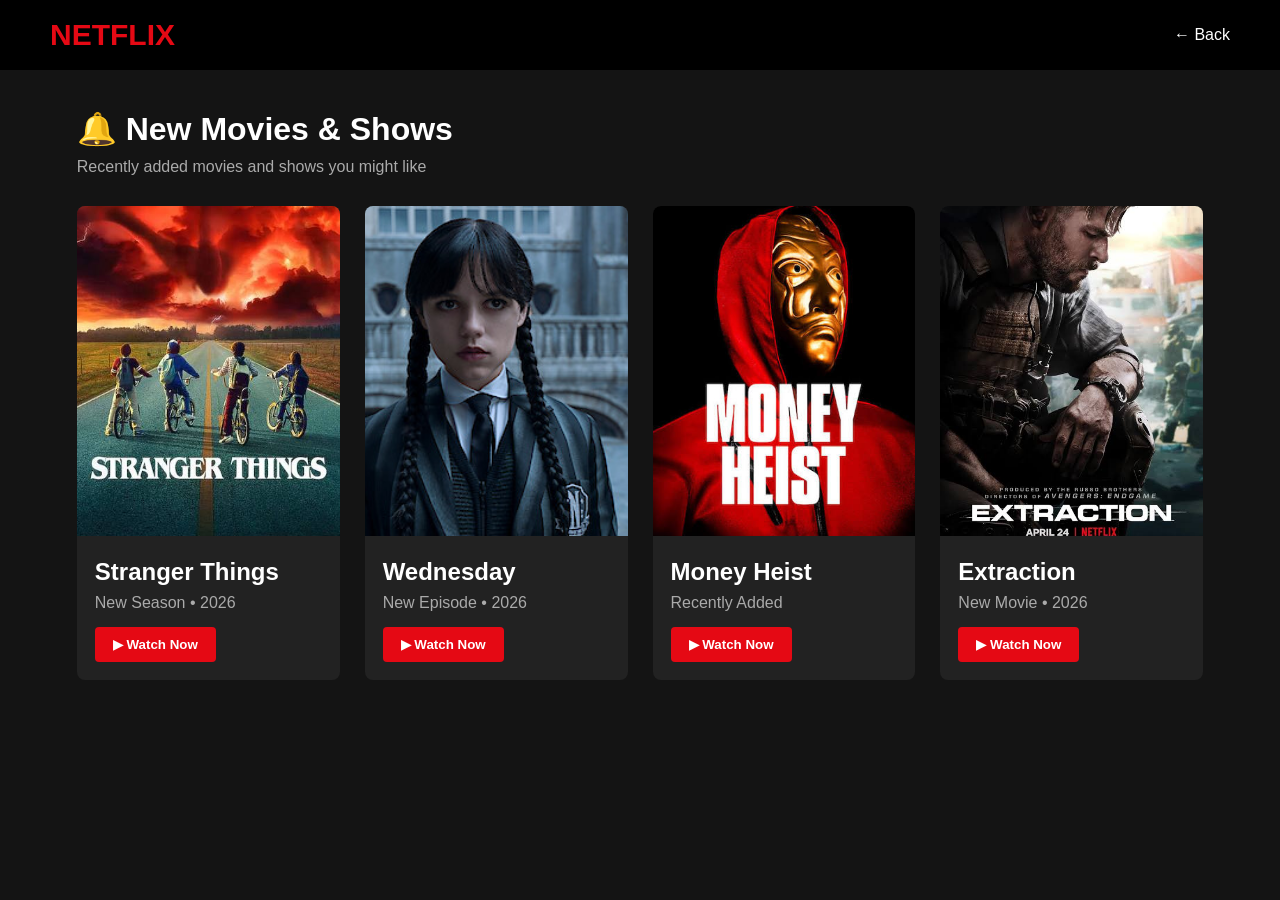
<file: html/notification.html>
<!DOCTYPE html>
<html lang="en">
<head>
    <meta charset="UTF-8">
    <meta name="viewport" content="width=device-width, initial-scale=1.0">
    <title>New Movies - Netflix</title>
    <link rel="stylesheet" href="../CSS/notification.css">
    <link href="https://fonts.googleapis.com/css2?family=Poppins:wght@300;400;500;600;700&display=swap" rel="stylesheet">
</head>

<body>

    <header>
        <div class="logo">
            <a href="home.html" style="text-decoration: none; color: #e50914;">NETFLIX</a>
        </div>

        <a href="home.html" class="back-btn">← Back</a>
    </header>

    <main>
        <h1>🔔 New Movies &amp; Shows</h1>
        <p class="subtitle">Recently added movies and shows you might like</p>

        <div class="movie-container">

            <div class="movie-card">
                <img src="../Images/stranger.jpg" alt="Stranger Things">
                <div class="movie-info">
                    <h2>Stranger Things</h2>
                    <p>New Season • 2026</p>
                    <a href="play.html"><button>▶ Watch Now</button></a>
                </div>
            </div>

            <div class="movie-card">
                <img src="../Images/wed.jpg" alt="Wednesday">
                <div class="movie-info">
                    <h2>Wednesday</h2>
                    <p>New Episode • 2026</p>
                    <a href="play.html"><button>▶ Watch Now</button></a>
                </div>
            </div>

            <div class="movie-card">
                <img src="../Images/money.jpg" alt="Money Heist">
                <div class="movie-info">
                    <h2>Money Heist</h2>
                    <p>Recently Added</p>
                    <a href="play.html"><button>▶ Watch Now</button></a>
                </div>
            </div>

            <div class="movie-card">
                <img src="../Images/extraction.jpg" alt="Extraction">
                <div class="movie-info">
                    <h2>Extraction</h2>
                    <p>New Movie • 2026</p>
                    <a href="play.html"><button>▶ Watch Now</button></a>
                </div>
            </div>

        </div>
    </main>

</body>
</html>
</file>
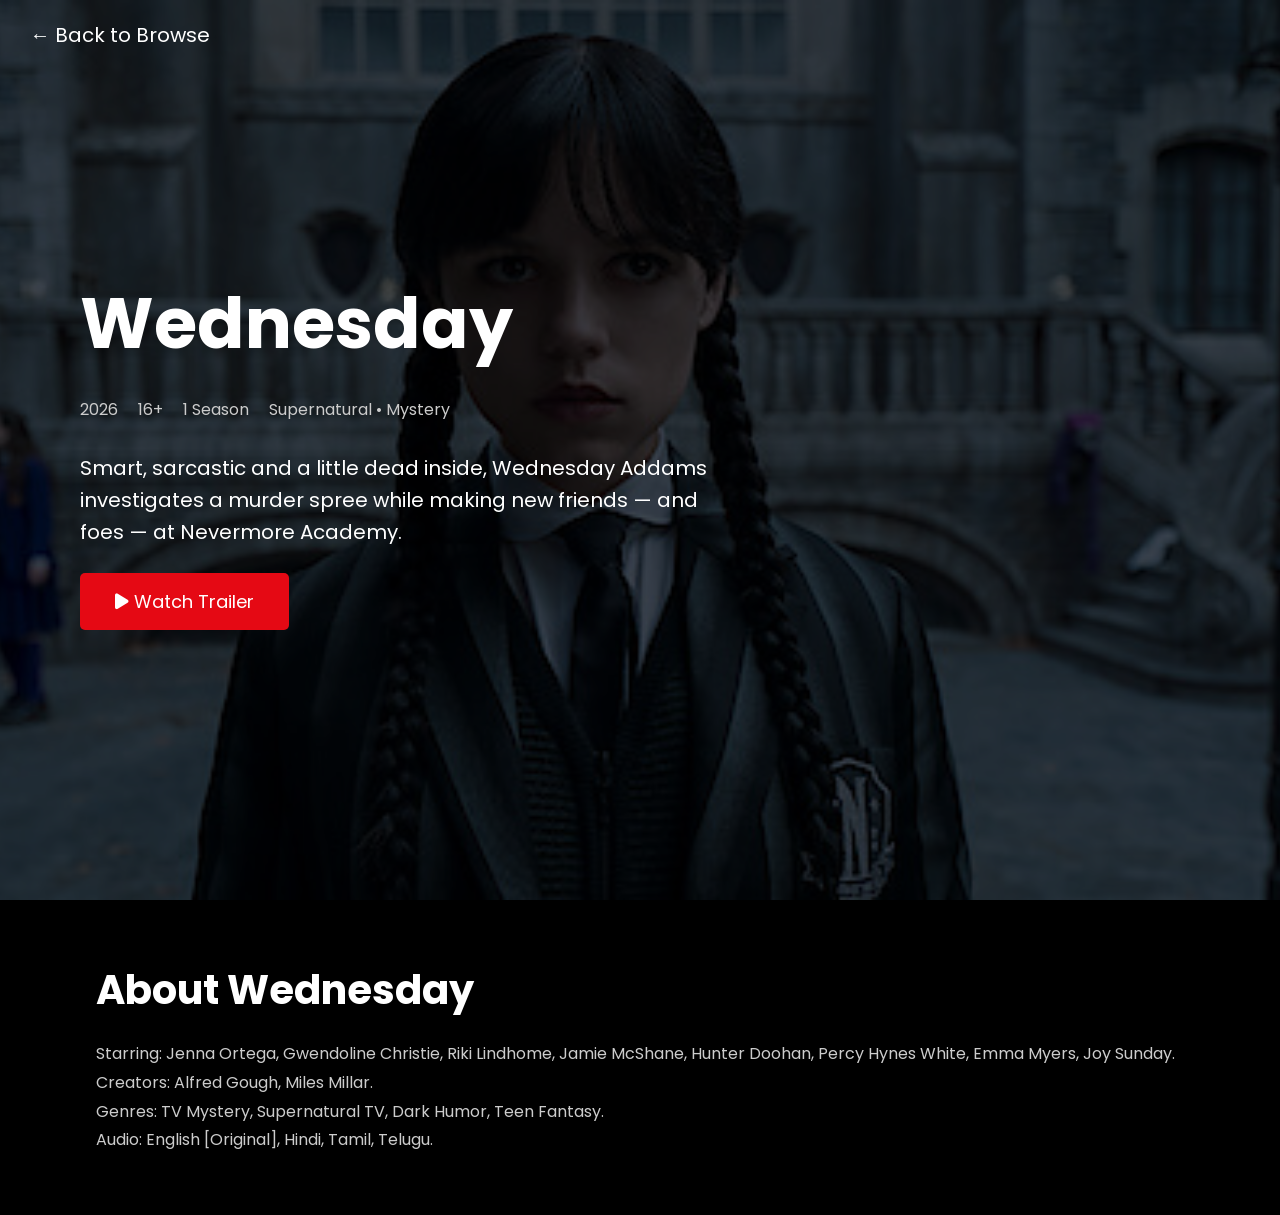
<file: html/play.html>
<!DOCTYPE html>
<html lang="en">
<head>
    <meta charset="UTF-8">
    <meta name="viewport" content="width=device-width, initial-scale=1.0">
    <title>Netflix - Watch Wednesday</title>

    <link rel="stylesheet" href="../CSS/play.css">
    <link rel="stylesheet" href="https://cdnjs.cloudflare.com/ajax/libs/font-awesome/6.6.0/css/all.min.css">
    <link href="https://fonts.googleapis.com/css2?family=Poppins:wght@300;400;500;600;700&display=swap" rel="stylesheet">
</head>

<body>

    <!-- Back to Home Button -->
    <a href="home.html" class="back">← Back to Browse</a>

    <!-- Main Movie Banner -->
    <section class="banner">
        <div class="overlay">
            <div class="content">
                <h1>Wednesday</h1>
                <div class="details">
                    <span>2026</span>
                    <span>16+</span>
                    <span>1 Season</span>
                    <span>Supernatural • Mystery</span>
                </div>
                <p>
                    Smart, sarcastic and a little dead inside, Wednesday Addams investigates a murder spree while making new friends — and foes — at Nevermore Academy.
                </p>
                <div style="display: flex; gap: 15px; flex-wrap: wrap;">
                    <a href="video.html" style="text-decoration: none;">
                        <button>
                            <i class="fa-solid fa-play"></i> Watch Trailer
                        </button>
                    </a>
                </div>
            </div>
        </div>
    </section>

    <!-- About Section -->
    <section class="about">
        <h2>About Wednesday</h2>
        <p>
            Starring: Jenna Ortega, Gwendoline Christie, Riki Lindhome, Jamie McShane, Hunter Doohan, Percy Hynes White, Emma Myers, Joy Sunday.<br>
            Creators: Alfred Gough, Miles Millar.<br>
            Genres: TV Mystery, Supernatural TV, Dark Humor, Teen Fantasy.<br>
            Audio: English [Original], Hindi, Tamil, Telugu.
        </p>
    </section>

</body>
</html>
</file>
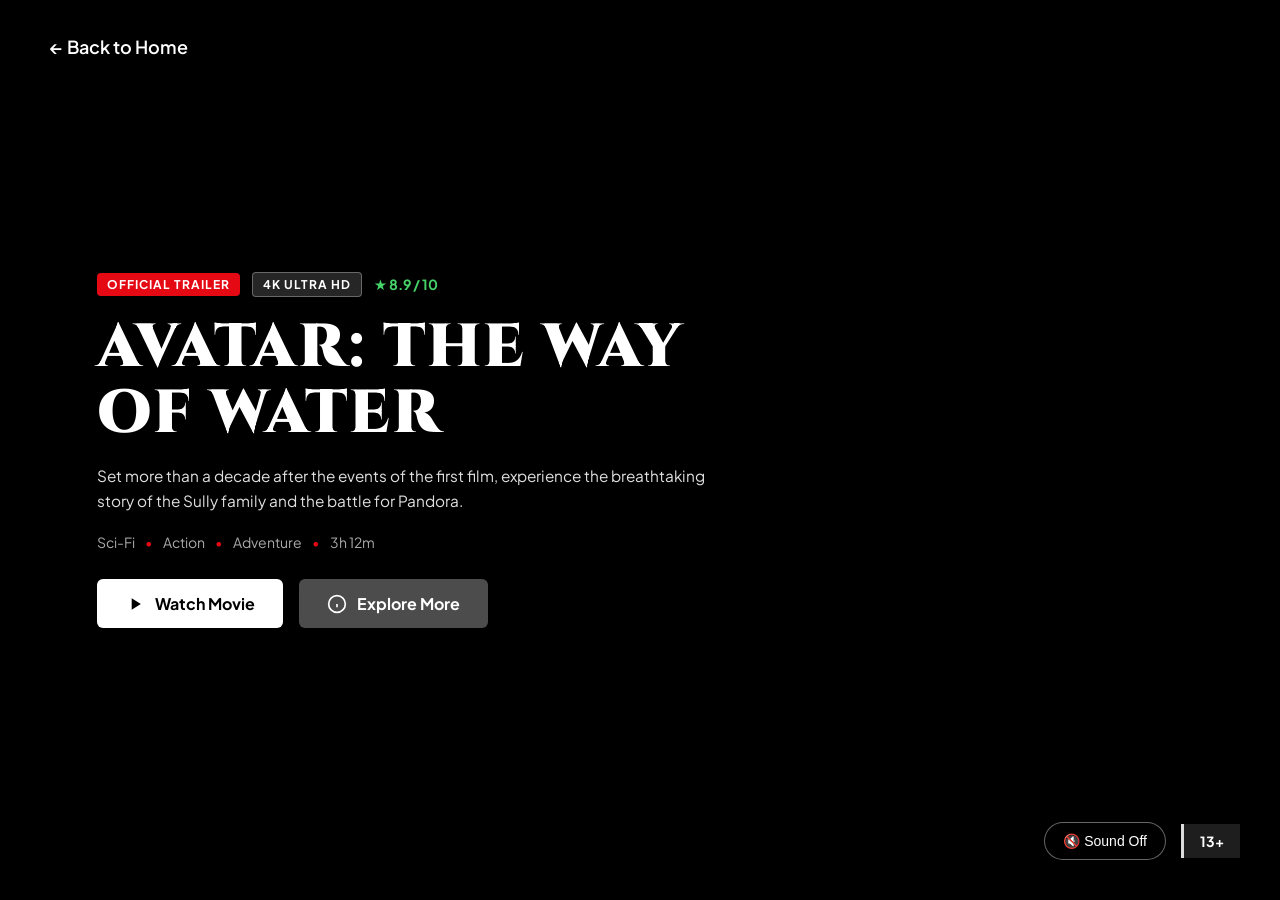
<file: html/video.html>
<!DOCTYPE html>
<html lang="en">
<head>
  <meta charset="UTF-8">
  <meta name="viewport" content="width=device-width, initial-scale=1.0">
  <title>Netflix - Watch Trailer</title>
  <!-- Google Fonts for Cinematic Typography -->
  <link rel="preconnect" href="https://fonts.googleapis.com">
  <link rel="preconnect" href="https://fonts.gstatic.com" crossorigin>
  <link href="https://fonts.googleapis.com/css2?family=Cinzel:wght@700;900&family=Plus+Jakarta+Sans:wght@400;600;700&display=swap" rel="stylesheet">
  <link rel="stylesheet" href="../CSS/video.css">
</head>
<body>

  <!-- Back button -->
  <a href="home.html" class="back-btn">← Back to Home</a>

  <!-- ==============================================
       CINEMATIC YOUTUBE TRAILER HERO BANNER
       ============================================== -->
  <section class="trailer-banner">
    
    <!-- 1. Background Video Layer (16:9 Full Bleed Autoplay Loop) -->
    <div class="video-background-container">
      <div class="video-scaler">
        <iframe 
          id="ytPlayer"
          src="https://www.youtube-nocookie.com/embed/d9MyW72ELq0?autoplay=1&mute=1&loop=1&playlist=d9MyW72ELq0&controls=0&showinfo=0&rel=0&iv_load_policy=3&modestbranding=1&playsinline=1&enablejsapi=1" 
          title="Trailer Video Banner" 
          frameborder="0" 
          allow="accelerometer; autoplay; clipboard-write; encrypted-media; gyroscope; picture-in-picture; web-share" 
          allowfullscreen>
        </iframe>
      </div>
    </div>

    <!-- 2. Dark Vignette & Gradient Overlay -->
    <div class="banner-overlay"></div>

    <!-- 3. Foreground Banner Content -->
    <div class="banner-content">
      <div class="banner-container">
        
        <!-- Metadata Badges -->
        <div class="meta-badges">
          <span class="badge badge-accent">Official Trailer</span>
          <span class="badge badge-glass">4K Ultra HD</span>
          <span class="rating">★ 8.9 / 10</span>
        </div>

        <!-- Main Title -->
        <h1 class="banner-title">AVATAR: THE WAY OF WATER</h1>

        <!-- Synopsis / Tagline -->
        <p class="banner-synopsis">
          Set more than a decade after the events of the first film, experience the breathtaking story of the Sully family and the battle for Pandora.
        </p>

        <!-- Genre Tags -->
        <div class="genre-tags">
          <span>Sci-Fi</span>
          <span class="dot">•</span>
          <span>Action</span>
          <span class="dot">•</span>
          <span>Adventure</span>
          <span class="dot">•</span>
          <span>3h 12m</span>
        </div>

        <!-- Call-To-Action Buttons -->
        <div class="banner-actions">
          <a href="play.html" class="btn btn-primary">
            <svg class="btn-icon" viewBox="0 0 24 24" fill="currentColor">
              <path d="M8 5v14l11-7z"/>
            </svg>
            Watch Movie
          </a>
          <a href="home.html" class="btn btn-secondary">
            <svg class="btn-icon" viewBox="0 0 24 24" fill="none" stroke="currentColor" stroke-width="2">
              <circle cx="12" cy="12" r="10"></circle>
              <line x1="12" y1="16" x2="12" y2="12"></line>
              <line x1="12" y1="8" x2="12.01" y2="8"></line>
            </svg>
            Explore More
          </a>
        </div>

      </div>
    </div>

    <!-- 4. Floating Audio & Controls -->
    <div class="banner-controls">
      <button class="control-btn" id="audioToggleBtn" title="Toggle Sound">
        <span id="soundLabel">🔇 Sound Off</span>
      </button>
      <div class="age-badge">13+</div>
    </div>

  </section>

  <!-- Audio Toggle Script -->
  <script>
    const iframe = document.getElementById('ytPlayer');
    const audioBtn = document.getElementById('audioToggleBtn');
    const soundLabel = document.getElementById('soundLabel');
    let isMuted = true;

    audioBtn.addEventListener('click', () => {
      isMuted = !isMuted;
      const command = isMuted ? 'mute' : 'unMute';
      iframe.contentWindow.postMessage(
        JSON.stringify({ event: 'command', func: command, args: [] }),
        '*'
      );
      soundLabel.textContent = isMuted ? '🔇 Sound Off' : '🔊 Sound On';
      audioBtn.classList.toggle('active', !isMuted);
    });
  </script>
</body>
</html>
</file>
<file: CSS/notification.css>
* {
    margin: 0;
    padding: 0;
    box-sizing: border-box;
}

body {
    background: #141414;
    color: white;
    font-family: Arial, sans-serif;
}

/* Header */

header {
    height: 70px;
    background: #000;
    display: flex;
    align-items: center;
    justify-content: space-between;
    padding: 0 50px;
}

.logo {
    color: #e50914;
    font-size: 30px;
    font-weight: bold;
}

.back-btn {
    color: white;
    text-decoration: none;
    font-size: 16px;
}

.back-btn:hover {
    color: #e50914;
}

/* Main */

main {
    padding: 40px 6%;
}

h1 {
    font-size: 32px;
    margin-bottom: 10px;
}

.subtitle {
    color: #aaa;
    margin-bottom: 30px;
}

/* Movies */

.movie-container {
    display: grid;
    grid-template-columns: repeat(auto-fit, minmax(250px, 1fr));
    gap: 25px;
}

.movie-card {
    background: #222;
    border-radius: 8px;
    overflow: hidden;
    transition: transform 0.3s;
}

.movie-card:hover {
    transform: scale(1.05);
}

.movie-card img {
    width: 100%;
    height: 330px;
    object-fit: cover;
}

.movie-info {
    padding: 18px;
}

.movie-info h2 {
    margin-bottom: 8px;
}

.movie-info p {
    color: #aaa;
    margin-bottom: 15px;
}

.movie-info button {
    background: #e50914;
    color: white;
    border: none;
    padding: 10px 18px;
    border-radius: 4px;
    cursor: pointer;
    font-weight: bold;
}

.movie-info button:hover {
    background: #b20710;
}
</file>
<file: CSS/play.css>
*{
    margin:0;
    padding:0;
    box-sizing:border-box;
    font-family:'Poppins',sans-serif;
}

body{
    background:#000;
    color:white;
}

.back{
    position:absolute;
    top:20px;
    left:30px;
    color:white;
    text-decoration:none;
    font-size:20px;
    z-index:100;
}

.back:hover{
    color:#e50914;
}

.banner{
    height:100vh;
    background:url("../Images/wed.jpg");
    background-size:cover;
    background-position:center;
}

.overlay{
    width:100%;
    height:100%;
    background:rgba(0,0,0,0.7);
    display:flex;
    align-items:center;
}

.content{
    width:50%;
    margin-left:80px;
}

.content h1{
    font-size:70px;
    margin-bottom:20px;
}

.content p{
    font-size:20px;
    line-height:1.6;
    margin-bottom:25px;
}

.details{
    display:flex;
    gap:20px;
    margin-bottom:30px;
    color:#ccc;
}

button{
    background:#e50914;
    color:white;
    border:none;
    padding:15px 35px;
    font-size:18px;
    border-radius:5px;
    cursor:pointer;
}

button:hover{
    background:#b20710;
}

.about{
    width:85%;
    margin:auto;
    padding:60px 0;
}

.about h2{
    font-size:40px;
    margin-bottom:20px;
}

.about h3{
    margin-top:30px;
    margin-bottom:15px;
}

.about p{
    color:#ccc;
    line-height:1.8;
}

@media(max-width:768px){

    .content{
        width:90%;
        margin:30px;
    }

    .content h1{
        font-size:45px;
    }

    .content p{
        font-size:16px;
    }

    .details{
        flex-wrap:wrap;
    }
}
</file>
<file: CSS/video.css>
* {
    margin: 0;
    padding: 0;
    box-sizing: border-box;
}

body {
    background-color: #000;
    color: #fff;
    font-family: 'Plus Jakarta Sans', sans-serif;
    overflow-x: hidden;
}

.back-btn {
    position: fixed;
    top: 25px;
    left: 30px;
    z-index: 1000;
    color: #fff;
    text-decoration: none;
    font-size: 18px;
    font-weight: 600;
    background: rgba(0, 0, 0, 0.6);
    padding: 10px 20px;
    border-radius: 30px;
    backdrop-filter: blur(10px);
    transition: background 0.3s, color 0.3s;
}

.back-btn:hover {
    background: #e50914;
    color: #fff;
}

.trailer-banner {
    position: relative;
    width: 100vw;
    height: 100vh;
    overflow: hidden;
    display: flex;
    align-items: center;
}

.video-background-container {
    position: absolute;
    top: 0;
    left: 0;
    width: 100%;
    height: 100%;
    z-index: 1;
    overflow: hidden;
}

.video-scaler {
    position: absolute;
    top: 50%;
    left: 50%;
    width: 100vw;
    height: 56.25vw;
    min-height: 100vh;
    min-width: 177.77vh;
    transform: translate(-50%, -50%);
    pointer-events: none;
}

.video-scaler iframe {
    width: 100%;
    height: 100%;
    border: none;
}

.banner-overlay {
    position: absolute;
    top: 0;
    left: 0;
    width: 100%;
    height: 100%;
    z-index: 2;
    background: linear-gradient(
        to right,
        rgba(0, 0, 0, 0.85) 0%,
        rgba(0, 0, 0, 0.5) 45%,
        rgba(0, 0, 0, 0.2) 100%
    ),
    linear-gradient(to top, rgba(0, 0, 0, 0.9) 0%, transparent 40%);
}

.banner-content {
    position: relative;
    z-index: 3;
    max-width: 650px;
    margin-left: 6%;
    padding: 20px;
}

.meta-badges {
    display: flex;
    align-items: center;
    gap: 12px;
    margin-bottom: 18px;
}

.badge {
    font-size: 12px;
    font-weight: 700;
    text-transform: uppercase;
    letter-spacing: 1px;
    padding: 4px 10px;
    border-radius: 4px;
}

.badge-accent {
    background: #e50914;
    color: #fff;
}

.badge-glass {
    background: rgba(255, 255, 255, 0.15);
    border: 1px solid rgba(255, 255, 255, 0.3);
    backdrop-filter: blur(5px);
}

.rating {
    color: #46d369;
    font-weight: 700;
    font-size: 14px;
}

.banner-title {
    font-family: 'Cinzel', serif;
    font-size: clamp(2rem, 5vw, 3.8rem);
    font-weight: 900;
    letter-spacing: 2px;
    line-height: 1.1;
    margin-bottom: 16px;
    text-shadow: 0 4px 20px rgba(0, 0, 0, 0.8);
}

.banner-synopsis {
    font-size: clamp(0.95rem, 1.2vw, 1.15rem);
    line-height: 1.6;
    color: #e0e0e0;
    margin-bottom: 20px;
    text-shadow: 0 2px 10px rgba(0, 0, 0, 0.8);
}

.genre-tags {
    display: flex;
    align-items: center;
    gap: 10px;
    font-size: 14px;
    color: #aaa;
    margin-bottom: 28px;
}

.genre-tags .dot {
    color: #e50914;
}

.banner-actions {
    display: flex;
    gap: 16px;
}

.btn {
    display: inline-flex;
    align-items: center;
    gap: 10px;
    padding: 14px 28px;
    font-size: 16px;
    font-weight: 700;
    border-radius: 6px;
    text-decoration: none;
    transition: transform 0.2s, background 0.2s;
}

.btn:hover {
    transform: scale(1.05);
}

.btn-icon {
    width: 20px;
    height: 20px;
}

.btn-primary {
    background: #fff;
    color: #000;
}

.btn-primary:hover {
    background: rgba(255, 255, 255, 0.85);
}

.btn-secondary {
    background: rgba(109, 109, 110, 0.7);
    color: #fff;
    backdrop-filter: blur(10px);
}

.btn-secondary:hover {
    background: rgba(109, 109, 110, 0.4);
}

.banner-controls {
    position: absolute;
    bottom: 40px;
    right: 40px;
    z-index: 3;
    display: flex;
    align-items: center;
    gap: 15px;
}

.control-btn {
    background: rgba(0, 0, 0, 0.6);
    border: 1px solid rgba(255, 255, 255, 0.4);
    color: #fff;
    padding: 10px 18px;
    border-radius: 50px;
    font-size: 14px;
    cursor: pointer;
    backdrop-filter: blur(8px);
    transition: all 0.3s;
}

.control-btn:hover {
    background: #fff;
    color: #000;
}

.control-btn.active {
    background: #e50914;
    border-color: #e50914;
    color: #fff;
}

.age-badge {
    background: rgba(51, 51, 51, 0.6);
    border-left: 3px solid #dcdcdc;
    padding: 8px 16px;
    font-size: 14px;
    font-weight: 700;
}
</file>
